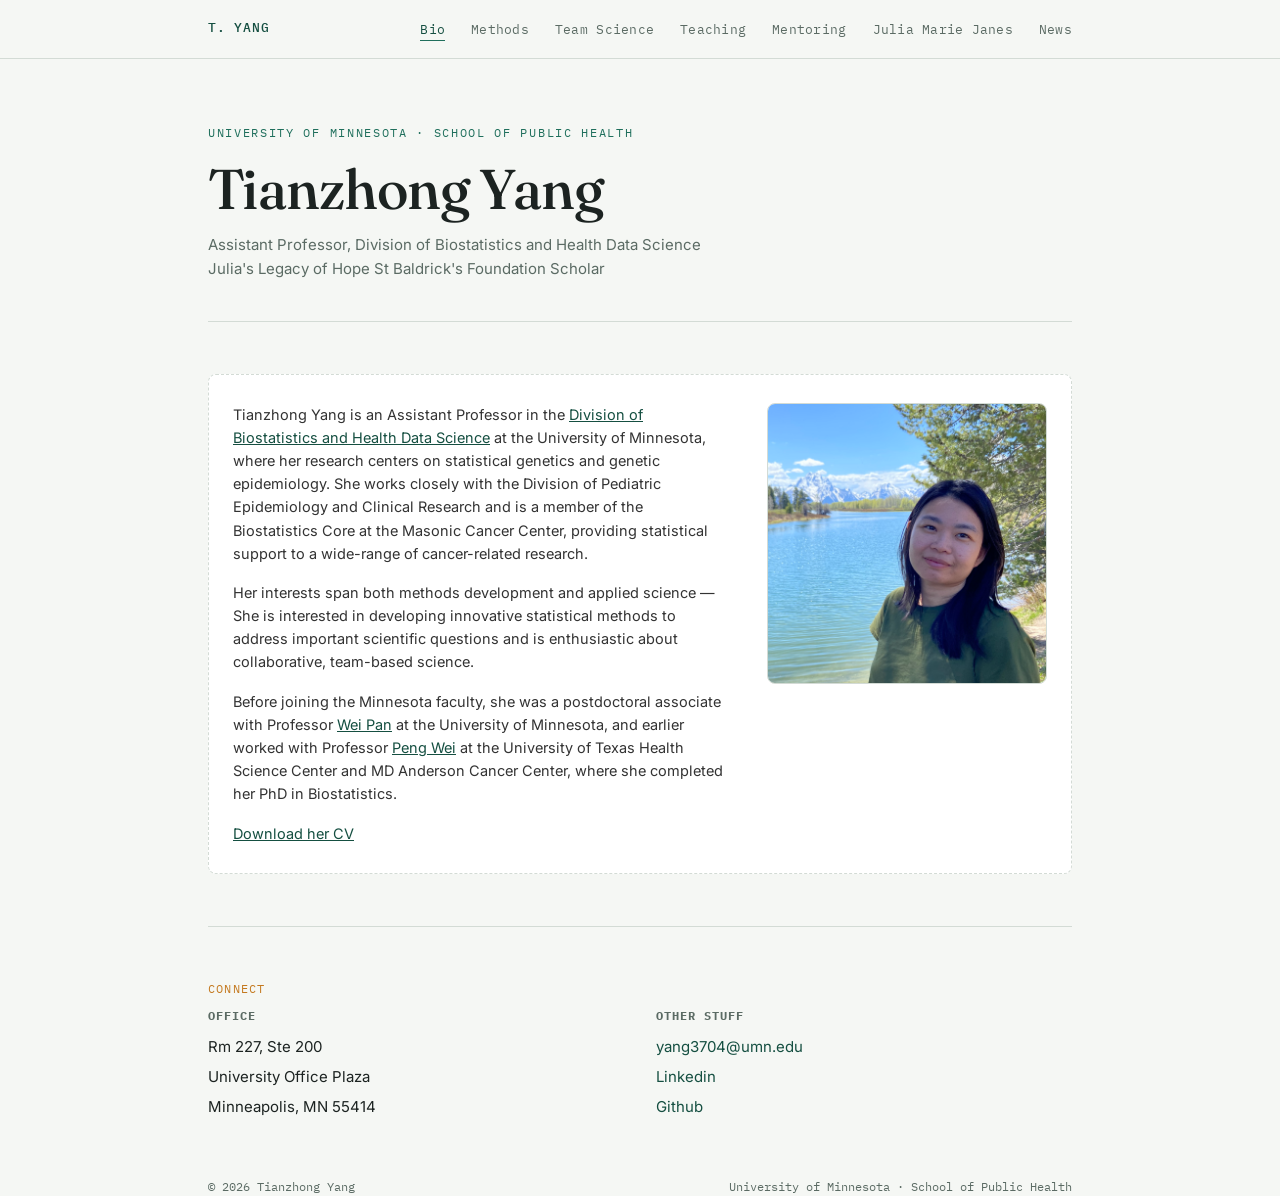
<file: index.html>
<!DOCTYPE html>
<html lang="en">
<head>
<meta charset="UTF-8">
<meta name="viewport" content="width=device-width, initial-scale=1.0">
<title>Tianzhong Yang — Statistical Genetics & Genetic Epidemiology</title>
<meta name="description" content="Tianzhong Yang, PhD — Assistant Professor, Division of Biostatistics and Health Data Science, University of Minnesota.">
<link rel="preconnect" href="https://fonts.googleapis.com">
<link rel="preconnect" href="https://fonts.gstatic.com" crossorigin>
<link href="https://fonts.googleapis.com/css2?family=Fraunces:opsz,wght@9..144,400;9..144,500;9..144,600&family=Inter:wght@400;500;600&family=IBM+Plex+Mono:wght@400;500&display=swap" rel="stylesheet">
<link rel="stylesheet" href="styles.css">
</head>
<body>

<header>
  <nav class="wrap">
    <a class="brand" href="index.html">T. YANG</a>
    <ul class="navlinks">
      <li><a href="index.html" class="active">Bio</a></li>
      <li><a href="methodological-research.html">Methods</a></li>
      <li><a href="team-science.html">Team Science</a></li>
      <li><a href="teaching.html">Teaching</a></li>
      <li><a href="students.html">Mentoring</a></li>
      <li><a href="julia-marie-janes.html">Julia Marie Janes</a></li>
      <li><a href="news.html">News</a></li>
    </ul>
  </nav>
</header>

<main class="wrap">

  <div class="pagehead">
    <p class="eyebrow">University of Minnesota &middot; School of Public Health</p>
    <h1 class="name">Tianzhong Yang</h1>
    <p class="affil">Assistant Professor, Division of Biostatistics and Health Data Science</p>
    <p class="affil">Julia's Legacy of Hope St Baldrick's Foundation Scholar</p>
  </div>

  <section class="prose" style="border-top:none;">
    <div class="placeholder">
      <div class="split-grid">
        <div>
          <p>Tianzhong Yang is an Assistant Professor in the <a href="https://www.sph.umn.edu/academics/divisions/biostatistics/" target="_blank" rel="noopener">Division of Biostatistics and Health Data Science</a> at the University of Minnesota, where her research centers on statistical genetics and genetic epidemiology. She works closely with the Division of Pediatric Epidemiology and Clinical Research and is a member of the Biostatistics Core at the Masonic Cancer Center, providing statistical support to a wide-range of  cancer-related research.</p>
    <p>Her interests span both methods development and applied science &mdash; She is interested in developing innovative statistical methods to address important scientific questions and is enthusiastic about collaborative, team-based science.</p>
    <p>Before joining the Minnesota faculty, she was a postdoctoral associate with Professor <a href="https://www.biostat.umn.edu/~weip/">Wei Pan</a> at the University of Minnesota, and earlier worked with Professor <a href="https://faculty.mdanderson.org/profiles/peng_wei.html">Peng Wei</a> at the University of Texas Health Science Center and MD Anderson Cancer Center, where she completed her PhD in Biostatistics.  </p>

          <a href="Yang_CV_website.pdf" download>Download her CV</a>
        </div>

        <img src="images/yang_photo.jpeg" alt="Tianzhong Yang">
      </div>
    </div>
  </section>

  <section id="connect">
    <p class="chr">Connect</p>
    <div class="connect-grid">
      <div class="connect-block">
        <h3>Office</h3>
        <p>Rm 227, Ste 200</p>
        <p>University Office Plaza</p>
        <p>Minneapolis, MN 55414</p>
      </div>
      <div class="connect-block">
        <h3> Other stuff </h3>
        <a href="mailto:yang3704@umn.edu">yang3704@umn.edu</a>
        <a href="https://www.linkedin.com/in/tianzhong-yang-93632541/" target="_blank" rel="noopener">Linkedin</a>
        <a href="https://github.com/ytzhong" target="_blank" rel="noopener">Github</a>
      </div>
    </div>
  </section>

</main>

<footer class="wrap">
  <span>&copy; <span id="year"></span> Tianzhong Yang</span>
  <span>University of Minnesota &middot; School of Public Health</span>
</footer>

<script>document.getElementById('year').textContent = new Date().getFullYear();</script>

</body>
</html>
</file>
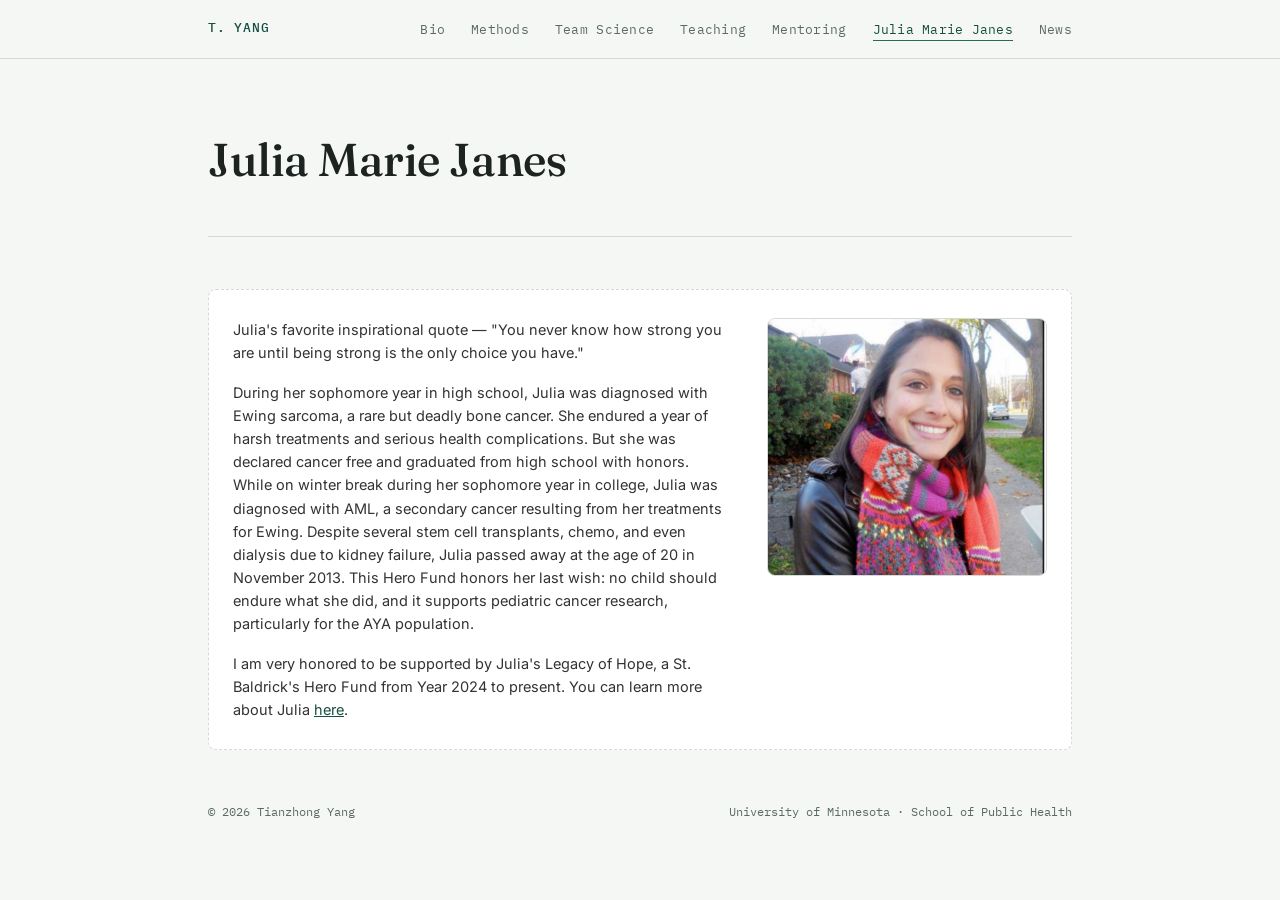
<file: julia-marie-janes.html>
<!DOCTYPE html>
<html lang="en">
<head>
<meta charset="UTF-8">
<meta name="viewport" content="width=device-width, initial-scale=1.0">
<title>Julia Marie Janes — Tianzhong Yang</title>
<link rel="preconnect" href="https://fonts.googleapis.com">
<link rel="preconnect" href="https://fonts.gstatic.com" crossorigin>
<link href="https://fonts.googleapis.com/css2?family=Fraunces:opsz,wght@9..144,400;9..144,500;9..144,600&family=Inter:wght@400;500;600&family=IBM+Plex+Mono:wght@400;500&display=swap" rel="stylesheet">
<link rel="stylesheet" href="styles.css">
</head>
<body>

<header>
  <nav class="wrap">
    <a class="brand" href="index.html">T. YANG</a>
    <ul class="navlinks">
      <li><a href="index.html">Bio</a></li>
      <li><a href="methodological-research.html">Methods</a></li>
      <li><a href="team-science.html">Team Science</a></li>
      <li><a href="teaching.html">Teaching</a></li>
      <li><a href="students.html">Mentoring</a></li>
      <li><a href="julia-marie-janes.html" class="active">Julia Marie Janes</a></li>
      <li><a href="news.html">News</a></li>
    </ul>
  </nav>
</header>

<main class="wrap">

  <div class="pagehead">
    <h1 class="pagetitle">Julia Marie Janes</h1>
  </div>

  <section class="prose" style="border-top:none;">
    <div class="placeholder">
      <div class="split-grid">
        <div>
          <p>Julia's favorite inspirational quote &mdash; "You never know how strong you are until being strong is the only choice you have."</p>
  
          <p>During her sophomore year in high school, Julia was diagnosed with Ewing sarcoma, a rare but deadly bone cancer. She endured a year of harsh treatments and serious health complications. But she was declared cancer free and graduated from high school with honors. While on winter break during her sophomore year in college, Julia was diagnosed with AML, a secondary cancer resulting from her treatments for Ewing. Despite several stem cell transplants, chemo, and even dialysis due to kidney failure, Julia passed away at the age of 20 in November 2013. This Hero Fund honors her last wish: no child should endure what she did, and it supports pediatric cancer research, particularly for the AYA population.</p>
  
          <p>I am very honored to be supported by Julia's Legacy of Hope, a St. Baldrick's Hero Fund from Year 2024 to present. You can learn more about Julia <a href="https://www.stbaldricks.org/hero-funds/juliaslegacyofhope/" target="_blank" rel="noopener">here</a>.</p>
        </div>
  
        <img src="images/Julia_photo.png" alt="Julia Marie Janes">
      </div>
    </div>
  </section>

</main>

<footer class="wrap">
  <span>&copy; <span id="year"></span> Tianzhong Yang</span>
  <span>University of Minnesota &middot; School of Public Health</span>
</footer>

<script>document.getElementById('year').textContent = new Date().getFullYear();</script>

</body>
</html>
</file>
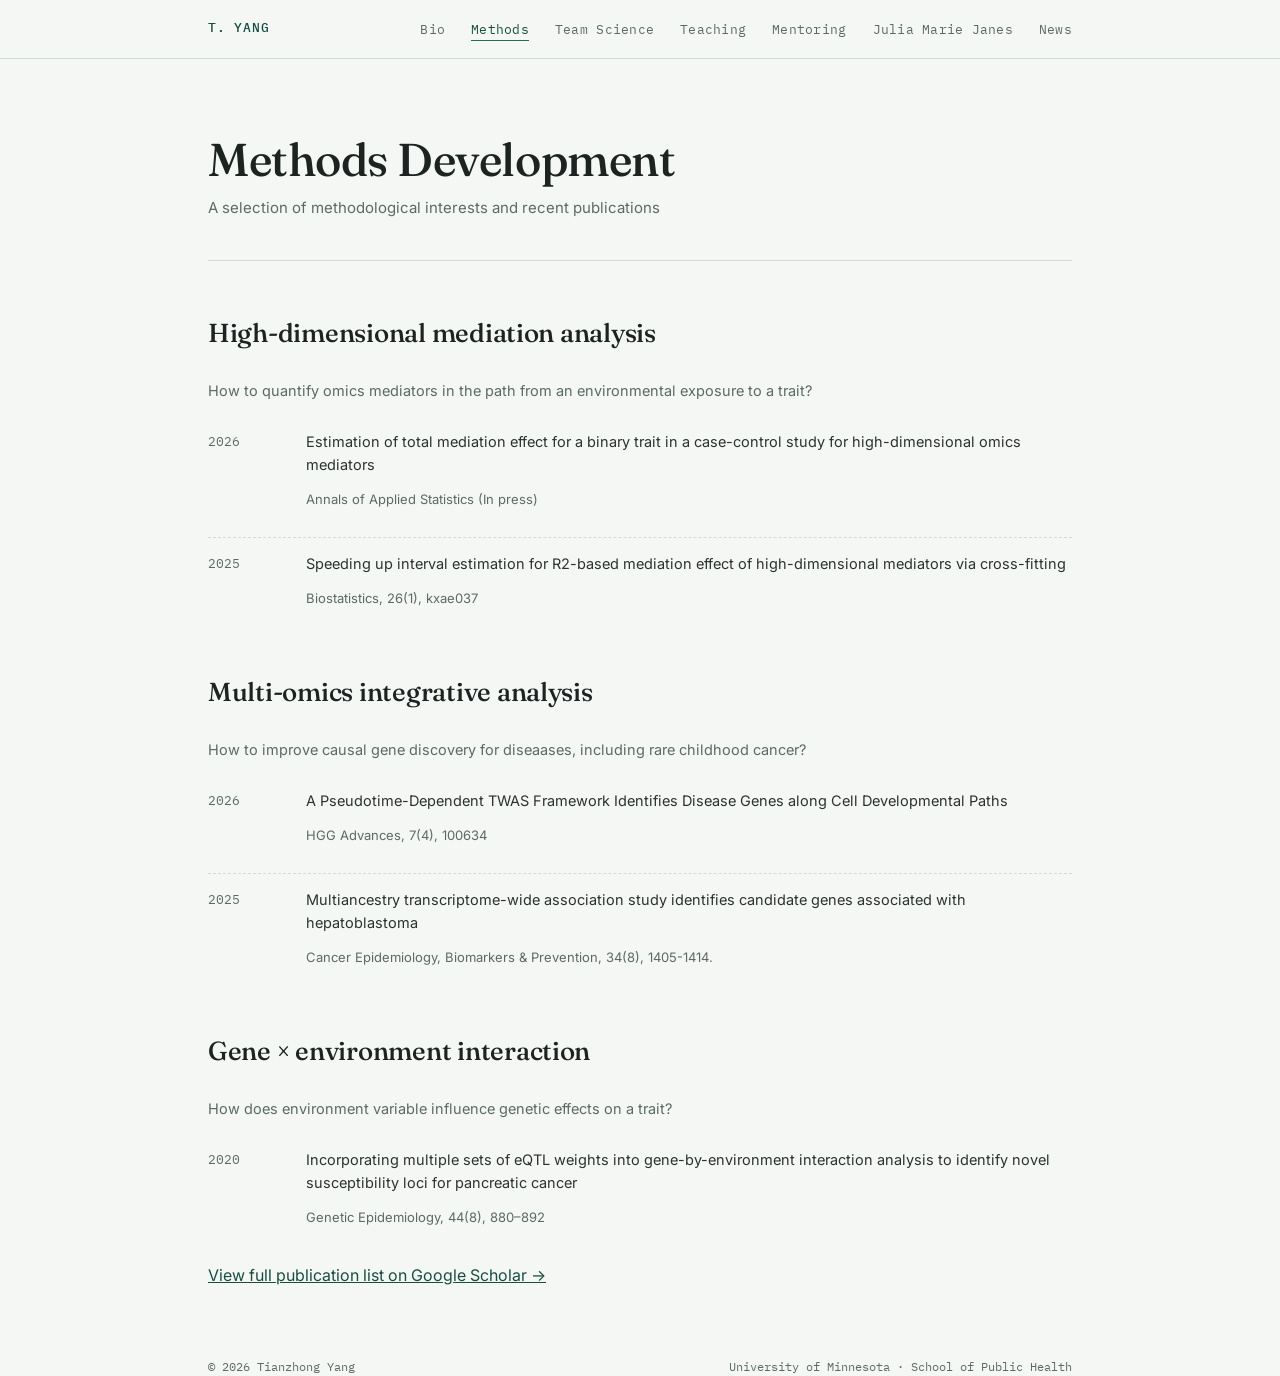
<file: methodological-research.html>
<!DOCTYPE html>
<html lang="en">
<head>
<meta charset="UTF-8">
<meta name="viewport" content="width=device-width, initial-scale=1.0">
<title>Methodological Research — Tianzhong Yang</title>
<link rel="preconnect" href="https://fonts.googleapis.com">
<link rel="preconnect" href="https://fonts.gstatic.com" crossorigin>
<link href="https://fonts.googleapis.com/css2?family=Fraunces:opsz,wght@9..144,400;9..144,500;9..144,600&family=Inter:wght@400;500;600&family=IBM+Plex+Mono:wght@400;500&display=swap" rel="stylesheet">
<link rel="stylesheet" href="styles.css">
</head>
<body>

<header>
  <nav class="wrap">
    <a class="brand" href="index.html">T. YANG</a>
    <ul class="navlinks">
      <li><a href="index.html">Bio</a></li>
      <li><a href="methodological-research.html" class="active">Methods</a></li>
      <li><a href="team-science.html">Team Science</a></li>
      <li><a href="teaching.html">Teaching</a></li>
      <li><a href="students.html">Mentoring</a></li>
      <li><a href="julia-marie-janes.html">Julia Marie Janes</a></li>
      <li><a href="news.html">News</a></li>
    </ul>
  </nav>
</header>

<main class="wrap">

  <div class="pagehead">
    <h1 class="pagetitle">Methods Development</h1>
    <p class="affil">A selection of methodological interests and recent publications </p>
  </div>

  <section style="border-top:none;">

    <div class="research-area">
      <h2>High-dimensional mediation analysis</h2>
      <p> How to quantify omics mediators in the path from an environmental exposure to a trait? </p>
      <ul class="pub-list">
        <li>
          <span class="pub-year">2026</span>
          <div>
            <p class="pub-title">Estimation of total mediation effect for a binary trait in a case-control study for high-dimensional omics mediators</p>
            <p class="pub-venue">Annals of Applied Statistics (In press)</p>
          </div>
        </li>
        <li>
          <span class="pub-year">2025</span>
          <div>
            <p class="pub-title">Speeding up interval estimation for R2-based mediation effect of high-dimensional mediators via cross-fitting</p>
            <p class="pub-venue">Biostatistics, 26(1), kxae037</p>
          </div>
        </li>
      </ul>
    </div>

    <div class="research-area">
      <h2> Multi-omics integrative analysis</h2>
      <p> How to improve causal gene discovery for diseaases, including rare childhood cancer?  </p>
      <ul class="pub-list">
        <li>
          <span class="pub-year">2026</span>
          <div>
            <p class="pub-title">A Pseudotime-Dependent TWAS Framework Identifies Disease Genes along Cell Developmental Paths</p>
            <p class="pub-venue">HGG Advances, 7(4), 100634</p>
          </div>
        </li>
        <li>
          <span class="pub-year">2025</span>
          <div>
            <p class="pub-title">Multiancestry transcriptome-wide association study identifies candidate genes associated with hepatoblastoma</p>
            <p class="pub-venue">Cancer Epidemiology, Biomarkers & Prevention, 34(8), 1405-1414.</p>
          </div>
        </li>
      </ul>
    </div>

    <div class="research-area">
      <h2>Gene &times; environment interaction</h2>
      <p> How does environment variable influence genetic effects on a trait? </p>
      <ul class="pub-list">
        <li>
          <span class="pub-year">2020</span>
          <div>
            <p class="pub-title">Incorporating multiple sets of eQTL weights into gene-by-environment interaction analysis to identify novel susceptibility loci for pancreatic cancer</p>
            <p class="pub-venue">Genetic Epidemiology, 44(8), 880&ndash;892</p>
          </div>
        </li>
      </ul>
    </div>

    <p style="margin-top:8px;"><a href="https://scholar.google.com/citations?hl=en&user=2qEIx0gAAAAJ" target="_blank" rel="noopener">View full publication list on Google Scholar &rarr;</a></p>
  </section>

<!--
  <section>
    <p class="chr">Funding</p>
    <h2>Active support</h2>
    <div class="funding">
      <span class="tag">Active grant</span>
      <p><strong>St. Baldrick's Foundation</strong> &mdash; ongoing support (now in its fifth funded year) for work uncovering the genetic mechanisms behind childhood cancers, in collaboration with the UMN Medical School's Division of Pediatric Epidemiology and Clinical Research.</p>
    </div>
  </section>
-->

</main>

<footer class="wrap">
  <span>&copy; <span id="year"></span> Tianzhong Yang</span>
  <span>University of Minnesota &middot; School of Public Health</span>
</footer>

<script>document.getElementById('year').textContent = new Date().getFullYear();</script>

</body>
</html>
</file>
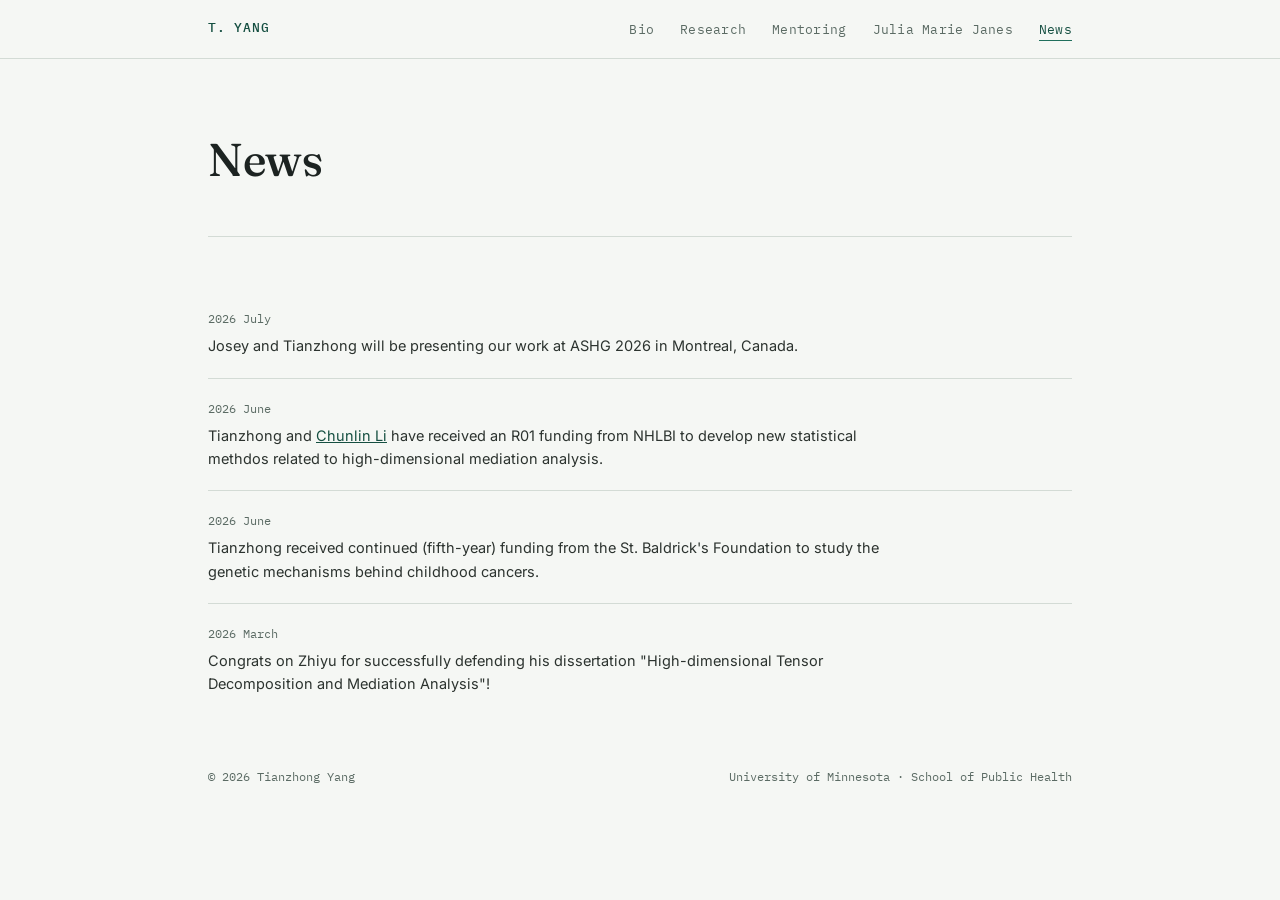
<file: news.html>
<!DOCTYPE html>
<html lang="en">
<head>
<meta charset="UTF-8">
<meta name="viewport" content="width=device-width, initial-scale=1.0">
<title>News — Tianzhong Yang</title>
<link rel="preconnect" href="https://fonts.googleapis.com">
<link rel="preconnect" href="https://fonts.gstatic.com" crossorigin>
<link href="https://fonts.googleapis.com/css2?family=Fraunces:opsz,wght@9..144,400;9..144,500;9..144,600&family=Inter:wght@400;500;600&family=IBM+Plex+Mono:wght@400;500&display=swap" rel="stylesheet">
<link rel="stylesheet" href="styles.css">
</head>
<body>

<header>
  <nav class="wrap">
    <a class="brand" href="index.html">T. YANG</a>
    <ul class="navlinks">
      <li><a href="index.html">Bio</a></li>
      <li><a href="research.html">Research</a></li>
      <li><a href="students.html">Mentoring</a></li>
      <li><a href="julia-marie-janes.html">Julia Marie Janes</a></li>
      <li><a href="news.html" class="active">News</a></li>
    </ul>
  </nav>
</header>

<main class="wrap">

  <div class="pagehead">
    <h1 class="pagetitle">News</h1>
  </div>

  <section style="border-top:none;">
    <ul class="news-list">
      <li>
        <p class="news-date">2026 July</p>
        <div class="news-item">
          <p> Josey and Tianzhong will be presenting our work at ASHG 2026 in Montreal, Canada.</p>
        </div>
      </li>
      <li>
        <p class="news-date">2026 June</p>
        <div class="news-item">
          <p>Tianzhong and <a href="https://statistics.as.virginia.edu/people/chunlin-li">Chunlin Li</a> have received an R01 funding from NHLBI to develop new statistical methdos related to high-dimensional mediation analysis. </p>
        </div>
      </li>
      <li>
        <p class="news-date">2026 June</p>
        <div class="news-item">
          <p>Tianzhong received continued (fifth-year) funding from the St. Baldrick's Foundation to study the genetic mechanisms behind childhood cancers. </p>
        </div>
      </li>
      <li>
        <p class="news-date">2026 March</p>
        <div class="news-item">
          <p> Congrats on Zhiyu for successfully defending his dissertation "High-dimensional Tensor Decomposition and Mediation Analysis"! </p>
        </div>
      </li>
    </ul>
  </section>

</main>

<footer class="wrap">
  <span>&copy; <span id="year"></span> Tianzhong Yang</span>
  <span>University of Minnesota &middot; School of Public Health</span>
</footer>

<script>document.getElementById('year').textContent = new Date().getFullYear();</script>

</body>
</html>
</file>
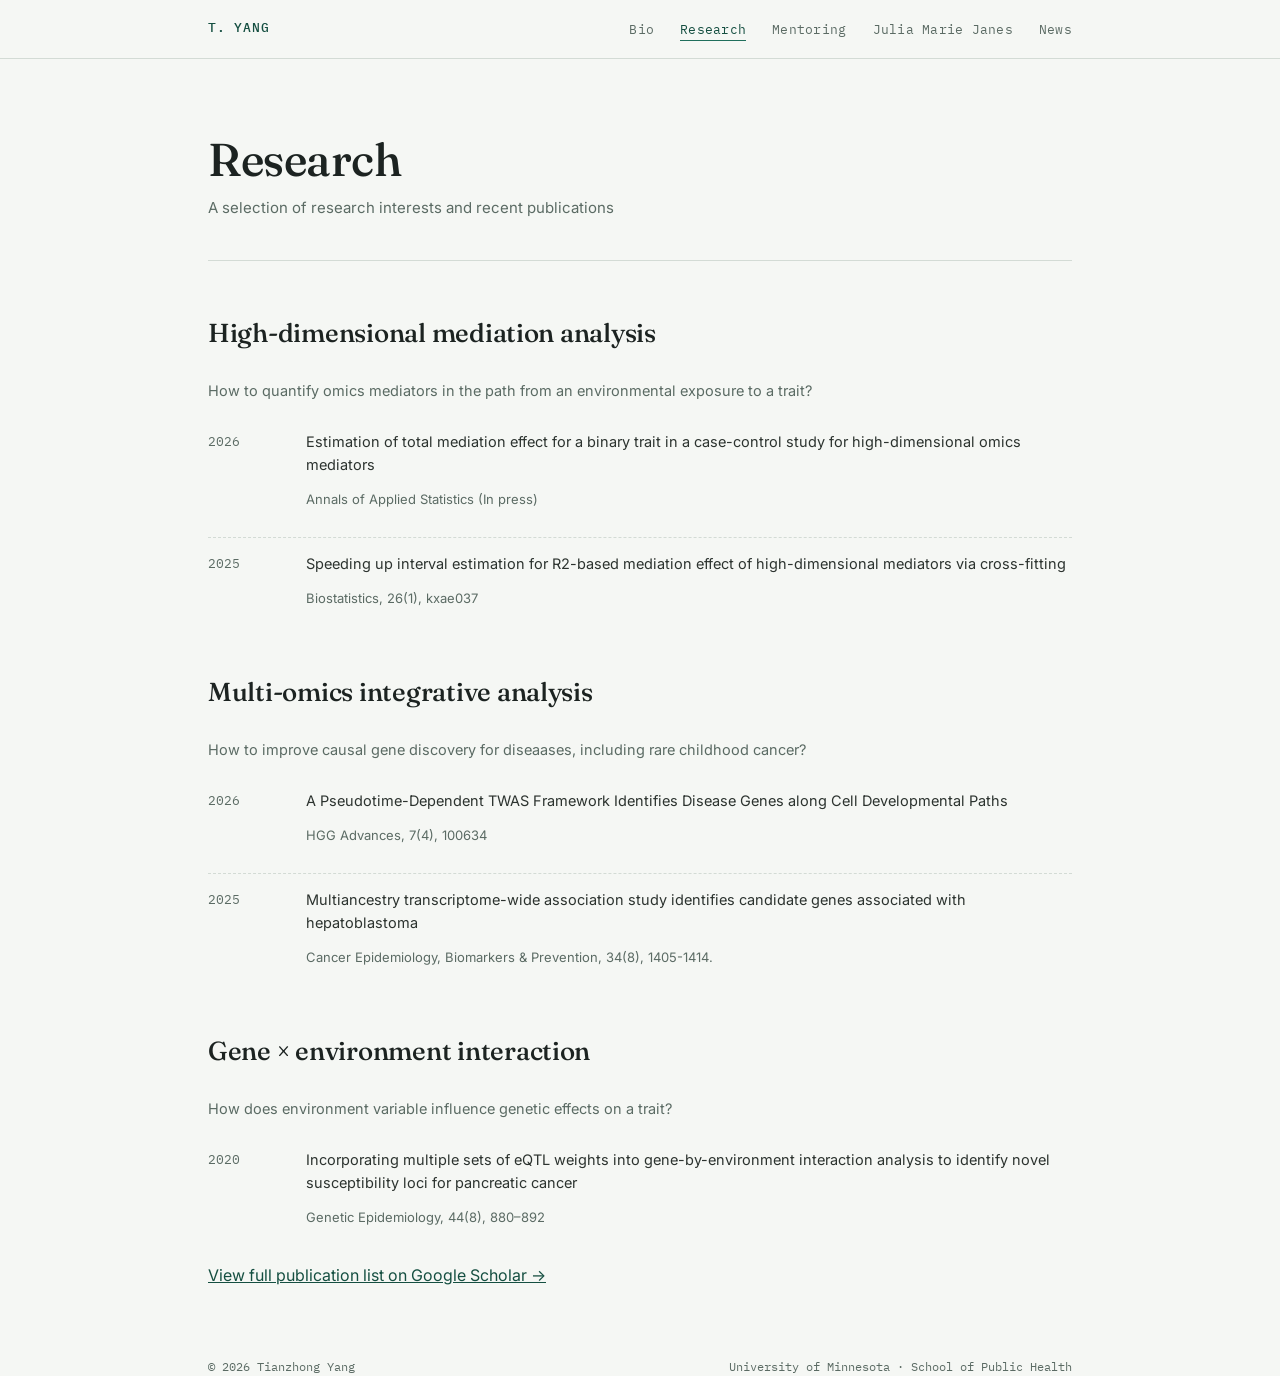
<file: research.html>
<!DOCTYPE html>
<html lang="en">
<head>
<meta charset="UTF-8">
<meta name="viewport" content="width=device-width, initial-scale=1.0">
<title>Research — Tianzhong Yang</title>
<link rel="preconnect" href="https://fonts.googleapis.com">
<link rel="preconnect" href="https://fonts.gstatic.com" crossorigin>
<link href="https://fonts.googleapis.com/css2?family=Fraunces:opsz,wght@9..144,400;9..144,500;9..144,600&family=Inter:wght@400;500;600&family=IBM+Plex+Mono:wght@400;500&display=swap" rel="stylesheet">
<link rel="stylesheet" href="styles.css">
</head>
<body>

<header>
  <nav class="wrap">
    <a class="brand" href="index.html">T. YANG</a>
    <ul class="navlinks">
      <li><a href="index.html">Bio</a></li>
      <li><a href="research.html" class="active">Research</a></li>
      <li><a href="students.html">Mentoring</a></li>
      <li><a href="julia-marie-janes.html">Julia Marie Janes</a></li>
      <li><a href="news.html">News</a></li>
    </ul>
  </nav>
</header>

<main class="wrap">

  <div class="pagehead">
    <h1 class="pagetitle">Research</h1>
    <p class="affil">A selection of research interests and recent publications </p>
  </div>

  <section style="border-top:none;">

    <div class="research-area">
      <h2>High-dimensional mediation analysis</h2>
      <p> How to quantify omics mediators in the path from an environmental exposure to a trait? </p>
      <ul class="pub-list">
        <li>
          <span class="pub-year">2026</span>
          <div>
            <p class="pub-title">Estimation of total mediation effect for a binary trait in a case-control study for high-dimensional omics mediators</p>
            <p class="pub-venue">Annals of Applied Statistics (In press)</p>
          </div>
        </li>
        <li>
          <span class="pub-year">2025</span>
          <div>
            <p class="pub-title">Speeding up interval estimation for R2-based mediation effect of high-dimensional mediators via cross-fitting</p>
            <p class="pub-venue">Biostatistics, 26(1), kxae037</p>
          </div>
        </li>
      </ul>
    </div>

    <div class="research-area">
      <h2> Multi-omics integrative analysis</h2>
      <p> How to improve causal gene discovery for diseaases, including rare childhood cancer?  </p>
      <ul class="pub-list">
        <li>
          <span class="pub-year">2026</span>
          <div>
            <p class="pub-title">A Pseudotime-Dependent TWAS Framework Identifies Disease Genes along Cell Developmental Paths</p>
            <p class="pub-venue">HGG Advances, 7(4), 100634</p>
          </div>
        </li>
        <li>
          <span class="pub-year">2025</span>
          <div>
            <p class="pub-title">Multiancestry transcriptome-wide association study identifies candidate genes associated with hepatoblastoma</p>
            <p class="pub-venue">Cancer Epidemiology, Biomarkers & Prevention, 34(8), 1405-1414.</p>
          </div>
        </li>
      </ul>
    </div>

    <div class="research-area">
      <h2>Gene &times; environment interaction</h2>
      <p> How does environment variable influence genetic effects on a trait? </p>
      <ul class="pub-list">
        <li>
          <span class="pub-year">2020</span>
          <div>
            <p class="pub-title">Incorporating multiple sets of eQTL weights into gene-by-environment interaction analysis to identify novel susceptibility loci for pancreatic cancer</p>
            <p class="pub-venue">Genetic Epidemiology, 44(8), 880&ndash;892</p>
          </div>
        </li>
      </ul>
    </div>

    <p style="margin-top:8px;"><a href="https://scholar.google.com/citations?hl=en&user=2qEIx0gAAAAJ" target="_blank" rel="noopener">View full publication list on Google Scholar &rarr;</a></p>
  </section>

<!--
  <section>
    <p class="chr">Funding</p>
    <h2>Active support</h2>
    <div class="funding">
      <span class="tag">Active grant</span>
      <p><strong>St. Baldrick's Foundation</strong> &mdash; ongoing support (now in its fifth funded year) for work uncovering the genetic mechanisms behind childhood cancers, in collaboration with the UMN Medical School's Division of Pediatric Epidemiology and Clinical Research.</p>
    </div>
  </section>
-->

</main>

<footer class="wrap">
  <span>&copy; <span id="year"></span> Tianzhong Yang</span>
  <span>University of Minnesota &middot; School of Public Health</span>
</footer>

<script>document.getElementById('year').textContent = new Date().getFullYear();</script>

</body>
</html>
</file>
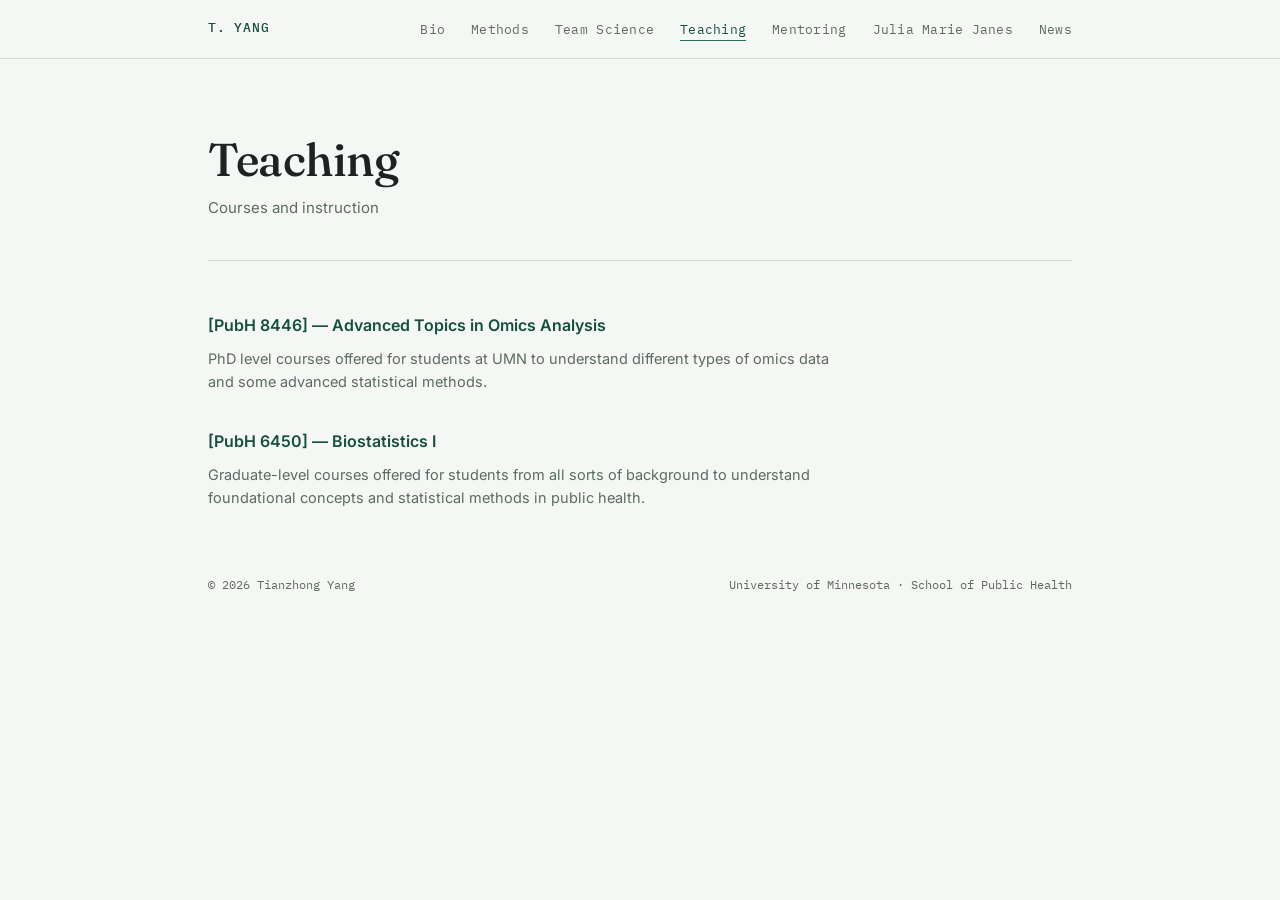
<file: teaching.html>
<!DOCTYPE html>
<html lang="en">
<head>
<meta charset="UTF-8">
<meta name="viewport" content="width=device-width, initial-scale=1.0">
<title>Teaching — Tianzhong Yang</title>
<link rel="preconnect" href="https://fonts.googleapis.com">
<link rel="preconnect" href="https://fonts.gstatic.com" crossorigin>
<link href="https://fonts.googleapis.com/css2?family=Fraunces:opsz,wght@9..144,400;9..144,500;9..144,600&family=Inter:wght@400;500;600&family=IBM+Plex+Mono:wght@400;500&display=swap" rel="stylesheet">
<link rel="stylesheet" href="styles.css">
</head>
<body>

<header>
  <nav class="wrap">
    <a class="brand" href="index.html">T. YANG</a>
    <ul class="navlinks">
      <li><a href="index.html">Bio</a></li>
      <li><a href="methodological-research.html">Methods</a></li>
      <li><a href="team-science.html">Team Science</a></li>
      <li><a href="teaching.html" class="active">Teaching</a></li>
      <li><a href="students.html">Mentoring</a></li>
      <li><a href="julia-marie-janes.html">Julia Marie Janes</a></li>
      <li><a href="news.html">News</a></li>
    </ul>
  </nav>
</header>

<main class="wrap">

  <div class="pagehead">
    <h1 class="pagetitle">Teaching</h1>
    <p class="affil">Courses and instruction</p>
  </div>

  <section style="border-top:none;">

    <!--
      TEMPLATE: duplicate the .research-area block below for each course.
      Replace the bracketed placeholders with your own text, then delete
      this comment. The <h3> holds the course number + title; the <p>
      holds a one- or two-line description, term, or level.
    -->

    <div class="research-area">
      <h3>[PubH 8446] &mdash; Advanced Topics in Omics Analysis </h3>
      <p> PhD level courses offered for students at UMN to understand different types of omics data and some advanced statistical methods. </p>
    </div>

    <div class="research-area">
      <h3>[PubH 6450] &mdash; Biostatistics I</h3>
      <p> Graduate-level courses offered for students from all sorts of background to understand foundational concepts and statistical methods in public health. </p>
    </div>

  </section>

</main>

<footer class="wrap">
  <span>&copy; <span id="year"></span> Tianzhong Yang</span>
  <span>University of Minnesota &middot; School of Public Health</span>
</footer>

<script>document.getElementById('year').textContent = new Date().getFullYear();</script>

</body>
</html>
</file>
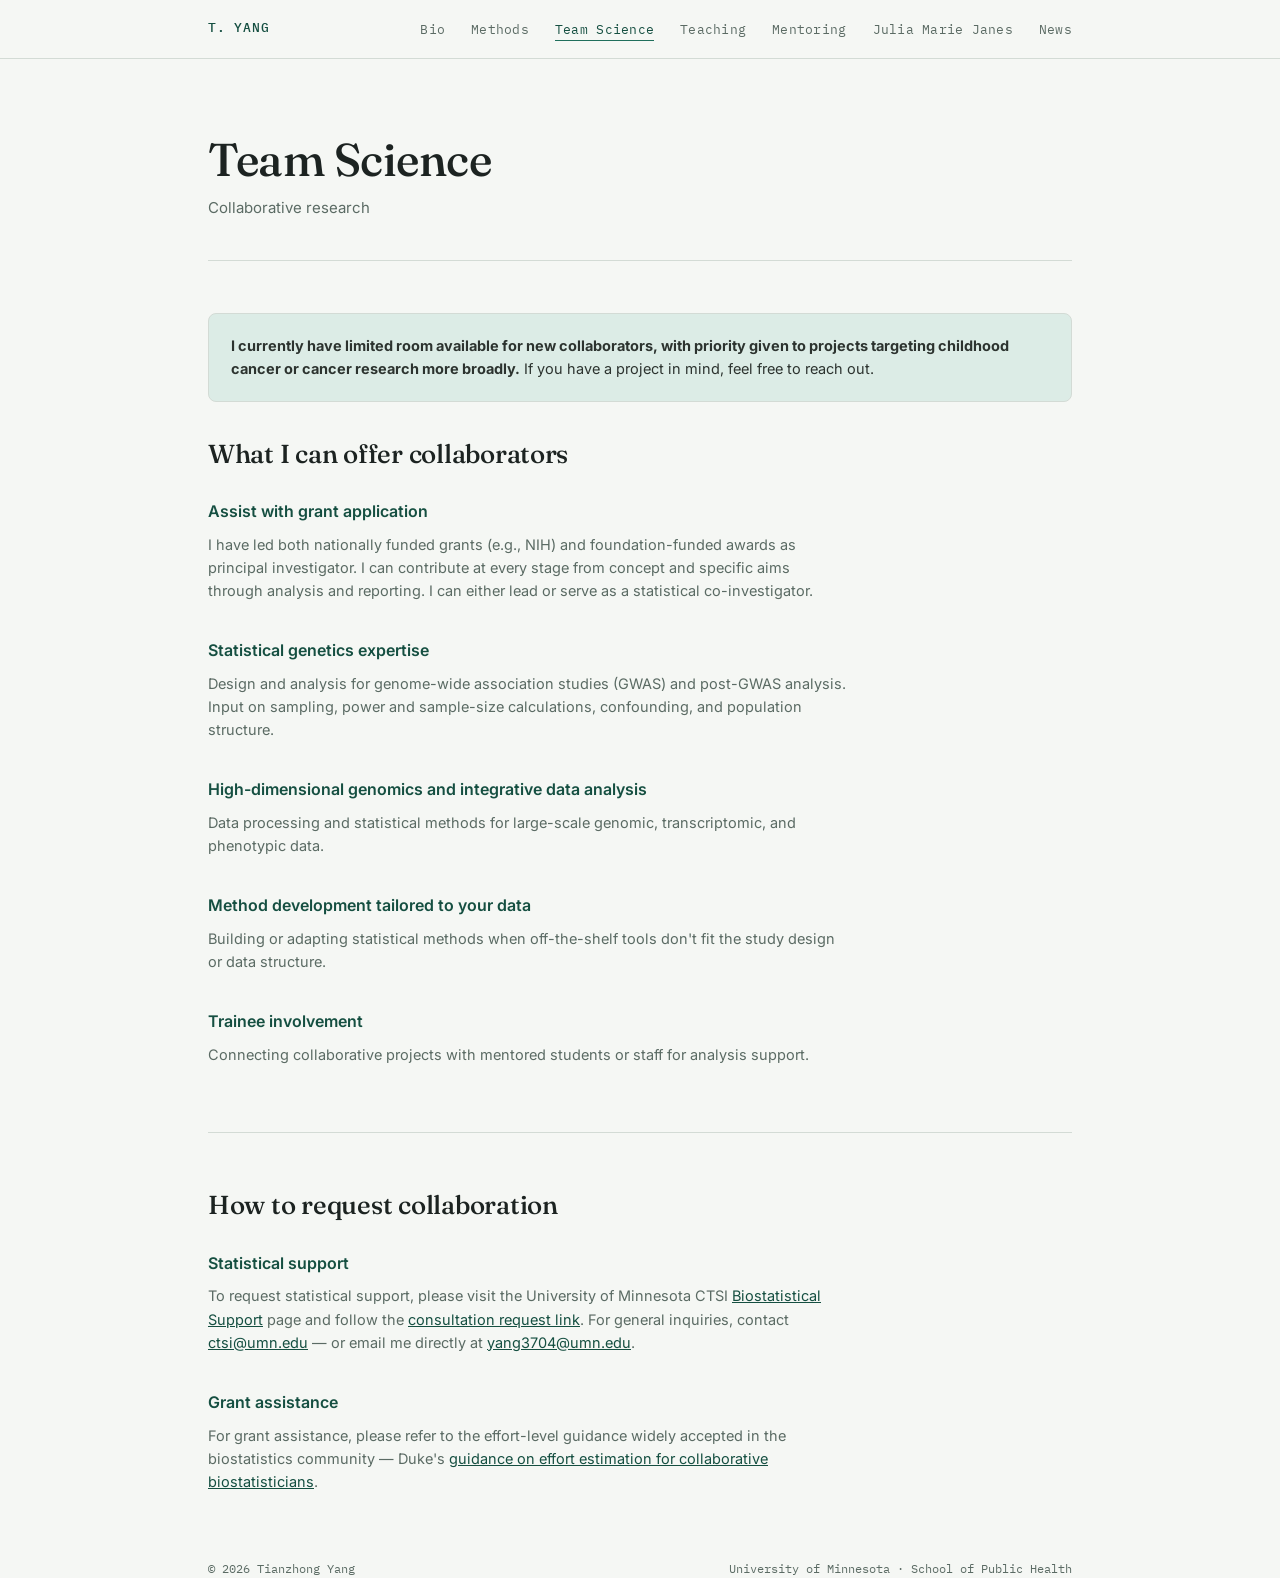
<file: team-science.html>
<!DOCTYPE html>
<html lang="en">
<head>
<meta charset="UTF-8">
<meta name="viewport" content="width=device-width, initial-scale=1.0">
<title>Team Science — Tianzhong Yang</title>
<link rel="preconnect" href="https://fonts.googleapis.com">
<link rel="preconnect" href="https://fonts.gstatic.com" crossorigin>
<link href="https://fonts.googleapis.com/css2?family=Fraunces:opsz,wght@9..144,400;9..144,500;9..144,600&family=Inter:wght@400;500;600&family=IBM+Plex+Mono:wght@400;500&display=swap" rel="stylesheet">
<link rel="stylesheet" href="styles.css">
</head>
<body>

<header>
  <nav class="wrap">
    <a class="brand" href="index.html">T. YANG</a>
    <ul class="navlinks">
      <li><a href="index.html">Bio</a></li>
      <li><a href="methodological-research.html">Methods</a></li>
      <li><a href="team-science.html" class="active">Team Science</a></li>
      <li><a href="teaching.html">Teaching</a></li>
      <li><a href="students.html">Mentoring</a></li>
      <li><a href="julia-marie-janes.html">Julia Marie Janes</a></li>
      <li><a href="news.html">News</a></li>
    </ul>
  </nav>
</header>

<main class="wrap">

  <div class="pagehead">
    <h1 class="pagetitle">Team Science</h1>
    <p class="affil">Collaborative research </p>
  </div>


  <section style="border-top:none;">
    <div class="funding" style="margin-bottom:32px;">
      <p><strong>I currently have limited room available for new collaborators, with priority given to projects targeting childhood cancer or cancer research more broadly.</strong> If you have a project in mind, feel free to reach out.</p>
    </div>

    <h2>What I can offer collaborators</h2>

    <div class="research-area">
      <h3>Assist with grant application</h3>
      <p>I have led both nationally funded grants (e.g., NIH) and foundation-funded awards as principal investigator. I can contribute at every stage from concept and specific aims through analysis and reporting. I can either lead or serve as a statistical co-investigator.</p>
    </div>

    <div class="research-area">
      <h3>Statistical genetics expertise</h3>
      <p>Design and analysis for genome-wide association studies (GWAS) and post-GWAS analysis. Input on sampling, power and sample-size calculations, confounding, and population structure.</p>
    </div>

    <div class="research-area">
      <h3>High-dimensional genomics and integrative data analysis</h3>
      <p>Data processing and statistical methods for large-scale genomic, transcriptomic, and phenotypic data.</p>
    </div>

    <div class="research-area">
      <h3>Method development tailored to your data</h3>
      <p>Building or adapting statistical methods when off-the-shelf tools don't fit the study design or data structure.</p>
    </div>

    <div class="research-area">
      <h3>Trainee involvement</h3>
      <p>Connecting collaborative projects with mentored students or staff for analysis support.</p>
    </div>
  </section>

  <section>
    <h2>How to request collaboration</h2>

    <div class="research-area">
      <h3>Statistical support</h3>
      <p>To request statistical support, please visit the University of Minnesota CTSI <a href="https://ctsi.umn.edu/services/statistical-support/biostatistical-support" target="_blank" rel="noopener">Biostatistical Support</a> page and follow the <a href="https://ctsi.ahc.umn.edu/portal/auth/sign_in" target="_blank" rel="noopener">consultation request link</a>. For general inquiries, contact <a href="mailto:ctsi@umn.edu">ctsi@umn.edu</a> &mdash; or email me directly at <a href="mailto:yang3704@umn.edu">yang3704@umn.edu</a>.</p>
    </div>

    <div class="research-area">
      <h3>Grant assistance</h3>
      <p>For grant assistance, please refer to the effort-level guidance widely accepted in the biostatistics community &mdash; Duke's <a href="https://biostat.duke.edu/guidance-departments-effort-estimation-collaborative-biostatisticians" target="_blank" rel="noopener">guidance on effort estimation for collaborative biostatisticians</a>.</p>
    </div>
  </section>

</main>

<footer class="wrap">
  <span>&copy; <span id="year"></span> Tianzhong Yang</span>
  <span>University of Minnesota &middot; School of Public Health</span>
</footer>

<script>document.getElementById('year').textContent = new Date().getFullYear();</script>

</body>
</html>
</file>
<file: styles.css>
:root{
  --paper:#F5F7F4;
  --paper-raised:#FFFFFF;
  --ink:#1C2321;
  --muted:#5B6B64;
  --line:#D3DBD5;
  --teal:#1F6F5C;
  --teal-dark:#154F41;
  --amber:#C4791F;
  --amber-soft:#F2E2CC;
  --teal-soft:#DCECE6;
  --font-display:'Fraunces', serif;
  --font-body:'Inter', sans-serif;
  --font-mono:'IBM Plex Mono', monospace;
}
*{box-sizing:border-box;}
html{scroll-behavior:smooth;}
body{
  margin:0;
  background:var(--paper);
  color:var(--ink);
  font-family:var(--font-body);
  font-size:16px;
  line-height:1.6;
  -webkit-font-smoothing:antialiased;
}
a{color:var(--teal-dark);}
.wrap{max-width:920px;margin:0 auto;padding:0 28px;}

/* ---- nav ---- */
header{
  position:sticky;top:0;z-index:20;
  background:rgba(245,247,244,0.92);
  backdrop-filter:blur(6px);
  border-bottom:1px solid var(--line);
}
nav.wrap{
  display:flex;align-items:center;justify-content:space-between;
  padding-top:16px;padding-bottom:16px;
}
.brand{
  font-family:var(--font-mono);
  font-size:13px;letter-spacing:0.06em;
  text-transform:uppercase;color:var(--teal-dark);
  text-decoration:none;font-weight:500;
}
.navlinks{display:flex;gap:26px;list-style:none;margin:0;padding:0;flex-wrap:wrap;}
.navlinks a{
  font-family:var(--font-mono);font-size:13px;
  text-decoration:none;color:var(--muted);
  letter-spacing:0.02em;
  border-bottom:1px solid transparent;
  padding-bottom:2px;transition:color .15s, border-color .15s;
}
.navlinks a:hover{color:var(--teal-dark);border-color:var(--teal);}
.navlinks a.active{color:var(--teal-dark);border-color:var(--teal);}

/* ---- page header ---- */
.pagehead{padding:64px 0 40px;border-bottom:1px solid var(--line);}
.eyebrow{
  font-family:var(--font-mono);font-size:12px;letter-spacing:0.14em;
  text-transform:uppercase;color:var(--teal);margin:0 0 18px;
}
h1.name{
  font-family:var(--font-display);
  font-weight:500;
  font-size:clamp(36px, 5.5vw, 56px);
  line-height:1.05;
  margin:0 0 14px;
  letter-spacing:-0.01em;
}
.tagline{font-size:19px;color:var(--muted);max-width:560px;margin:0 0 6px;}
.affil{font-size:15px;color:var(--muted);margin:0;}
.affil a{color:var(--muted);}

h1.pagetitle{
  font-family:var(--font-display);font-weight:500;
  font-size:clamp(32px, 5vw, 46px);margin:0;letter-spacing:-0.01em;
}

/* ---- section chrome ---- */
section{padding:52px 0;border-top:1px solid var(--line);}
section:first-of-type{border-top:none;}
.chr{
  font-family:var(--font-mono);font-size:12px;color:var(--amber);
  letter-spacing:0.1em;text-transform:uppercase;margin:0 0 8px;
}
h2{
  font-family:var(--font-display);font-weight:500;
  font-size:26px;margin:0 0 24px;letter-spacing:-0.01em;
}

/* ---- prose ---- */
.prose p{margin:0 0 16px;color:#333;max-width:640px;}
.prose p:last-child{margin-bottom:0;}

/* ---- research areas (area + its publications) ---- */
.research-area{margin-bottom:36px;}
.research-area:last-of-type{margin-bottom:0;}
.research-area h3{
  font-family:var(--font-body);font-weight:600;font-size:16px;
  margin:0 0 8px;color:var(--teal-dark);
}
.research-area > p{margin:0 0 14px;font-size:14.5px;color:var(--muted);max-width:640px;}
.research-area .pub-list{margin-left:0;}
.research-area .pub-list li{padding:14px 0;border-top:1px dashed var(--line);}

/* ---- research cards ---- */
.cards{display:grid;grid-template-columns:repeat(2,1fr);gap:16px;}
.card{
  background:var(--paper-raised);
  border:1px solid var(--line);
  border-radius:8px;
  padding:20px 22px;
}
.card h3{
  font-family:var(--font-body);font-weight:600;font-size:15px;
  margin:0 0 8px;color:var(--teal-dark);
}
.card p{margin:0;font-size:14px;color:var(--muted);}
@media (max-width:640px){.cards{grid-template-columns:1fr;}}

/* ---- funding + publications ---- */
.funding{
  background:var(--teal-soft);border:1px solid var(--line);
  border-radius:8px;padding:20px 22px;margin-bottom:28px;
  display:flex;gap:16px;align-items:flex-start;
}
.funding .tag{
  font-family:var(--font-mono);font-size:11px;background:var(--amber-soft);
  color:var(--amber);padding:3px 8px;border-radius:4px;white-space:nowrap;
  letter-spacing:0.03em;
}
.funding p{margin:0;font-size:14.5px;color:#2c332f;}

.pub-list{list-style:none;margin:0;padding:0;}
.pub-list li{
  padding:16px 0;border-top:1px solid var(--line);
  display:grid;grid-template-columns:80px 1fr;gap:18px;
}
.pub-list li:first-child{border-top:none;}
.pub-year{font-family:var(--font-mono);font-size:13px;color:var(--muted);padding-top:2px;}
.pub-title{font-size:14.5px;color:#2c332f;margin:0 0 4px;}
.pub-venue{font-size:13px;color:var(--muted);}
@media (max-width:560px){.pub-list li{grid-template-columns:1fr;gap:4px;}}

/* ---- news list ---- */
.news-list{list-style:none;margin:0;padding:0;}
.news-list li{
  padding:20px 0;border-top:1px solid var(--line);
}
.news-list li:first-child{border-top:none;}
.news-date{font-family:var(--font-mono);font-size:12px;color:var(--muted);margin:0 0 6px;}
.news-item p{margin:0;font-size:14.5px;color:#2c332f;max-width:680px;}

/* ---- mentoring / people grid ---- */
.people-grid{display:grid;grid-template-columns:repeat(auto-fit, minmax(230px, 1fr));gap:20px;}
.person{
  background:var(--paper-raised);border:1px solid var(--line);
  border-radius:8px;padding:28px 22px;
  display:flex;flex-direction:column;align-items:center;text-align:center;gap:12px;
}
.person img, .person .avatar-placeholder{
  width:96px;height:96px;border-radius:50%;
  object-fit:cover;flex-shrink:0;
  border:1px solid var(--line);
}
.person .avatar-placeholder{
  display:flex;align-items:center;justify-content:center;
  background:var(--teal-soft);color:var(--teal-dark);
  font-family:var(--font-mono);font-weight:600;font-size:22px;
}
.person h3{font-size:19px;font-weight:600;margin:0;color:var(--teal-dark);}
.person p{margin:0;font-size:15px;color:var(--muted);line-height:1.5;}
@media (max-width:480px){.people-grid{grid-template-columns:1fr;}}

.placeholder{
  border:1px dashed var(--line);border-radius:8px;
  padding:28px 24px;color:var(--muted);font-size:14.5px;
  background:var(--paper-raised);
}

/* ---- connect ---- */
.connect-grid{display:grid;grid-template-columns:1fr 1fr;gap:32px;}
.connect-block h3{
  font-family:var(--font-mono);font-size:12px;text-transform:uppercase;
  letter-spacing:0.08em;color:var(--muted);margin:0 0 10px;
}
.connect-block p, .connect-block a{font-size:15px;margin:0 0 6px;display:block;text-decoration:none;color:var(--ink);}
.connect-block a{color:var(--teal-dark);}
.connect-block a:hover{text-decoration:underline;}
@media (max-width:640px){.connect-grid{grid-template-columns:1fr;}}

footer{
  padding:32px 0 60px;
  font-family:var(--font-mono);font-size:12px;color:var(--muted);
  display:flex;justify-content:space-between;flex-wrap:wrap;gap:8px;
}

.split-grid{
  display:grid;
  grid-template-columns:1fr 280px;
  gap:36px;
  align-items:start;
}
.split-grid img{
  width:100%;
  border-radius:8px;
  border:1px solid var(--line);
}

/* ============================================================
   MOBILE ADJUSTMENTS
   Keep this block LAST in the file — later rules win ties.
   ============================================================ */

/* --- tablet & down: nav stacks, split layouts collapse --- */
@media (max-width:760px){

  /* nav: brand on its own row, links wrap underneath */
  nav.wrap{
    flex-wrap:wrap;
    justify-content:flex-start;
    gap:10px;
    padding-top:14px;padding-bottom:14px;
  }
  .navlinks{
    width:100%;
    gap:10px 18px;
  }
  .navlinks a{font-size:12px;padding-bottom:1px;}

  /* photo above text, text below */
  .split-grid{
    grid-template-columns:1fr;
    gap:24px;
  }
  .split-grid img{
    order:-1;              /* moves photo to the top regardless of HTML order */
    max-width:200px;
    margin:0 auto;
    display:block;
  }

  .pagehead{padding:44px 0 30px;}
}

/* --- phones: tighten gutters and type --- */
@media (max-width:430px){
  .wrap{padding:0 18px;}
  .navlinks{gap:9px 14px;}
  .navlinks a{font-size:11.5px;letter-spacing:0;}
  .brand{font-size:12px;}
  .split-grid img{max-width:170px;}
  .placeholder{padding:22px 18px;}
}
</file>
